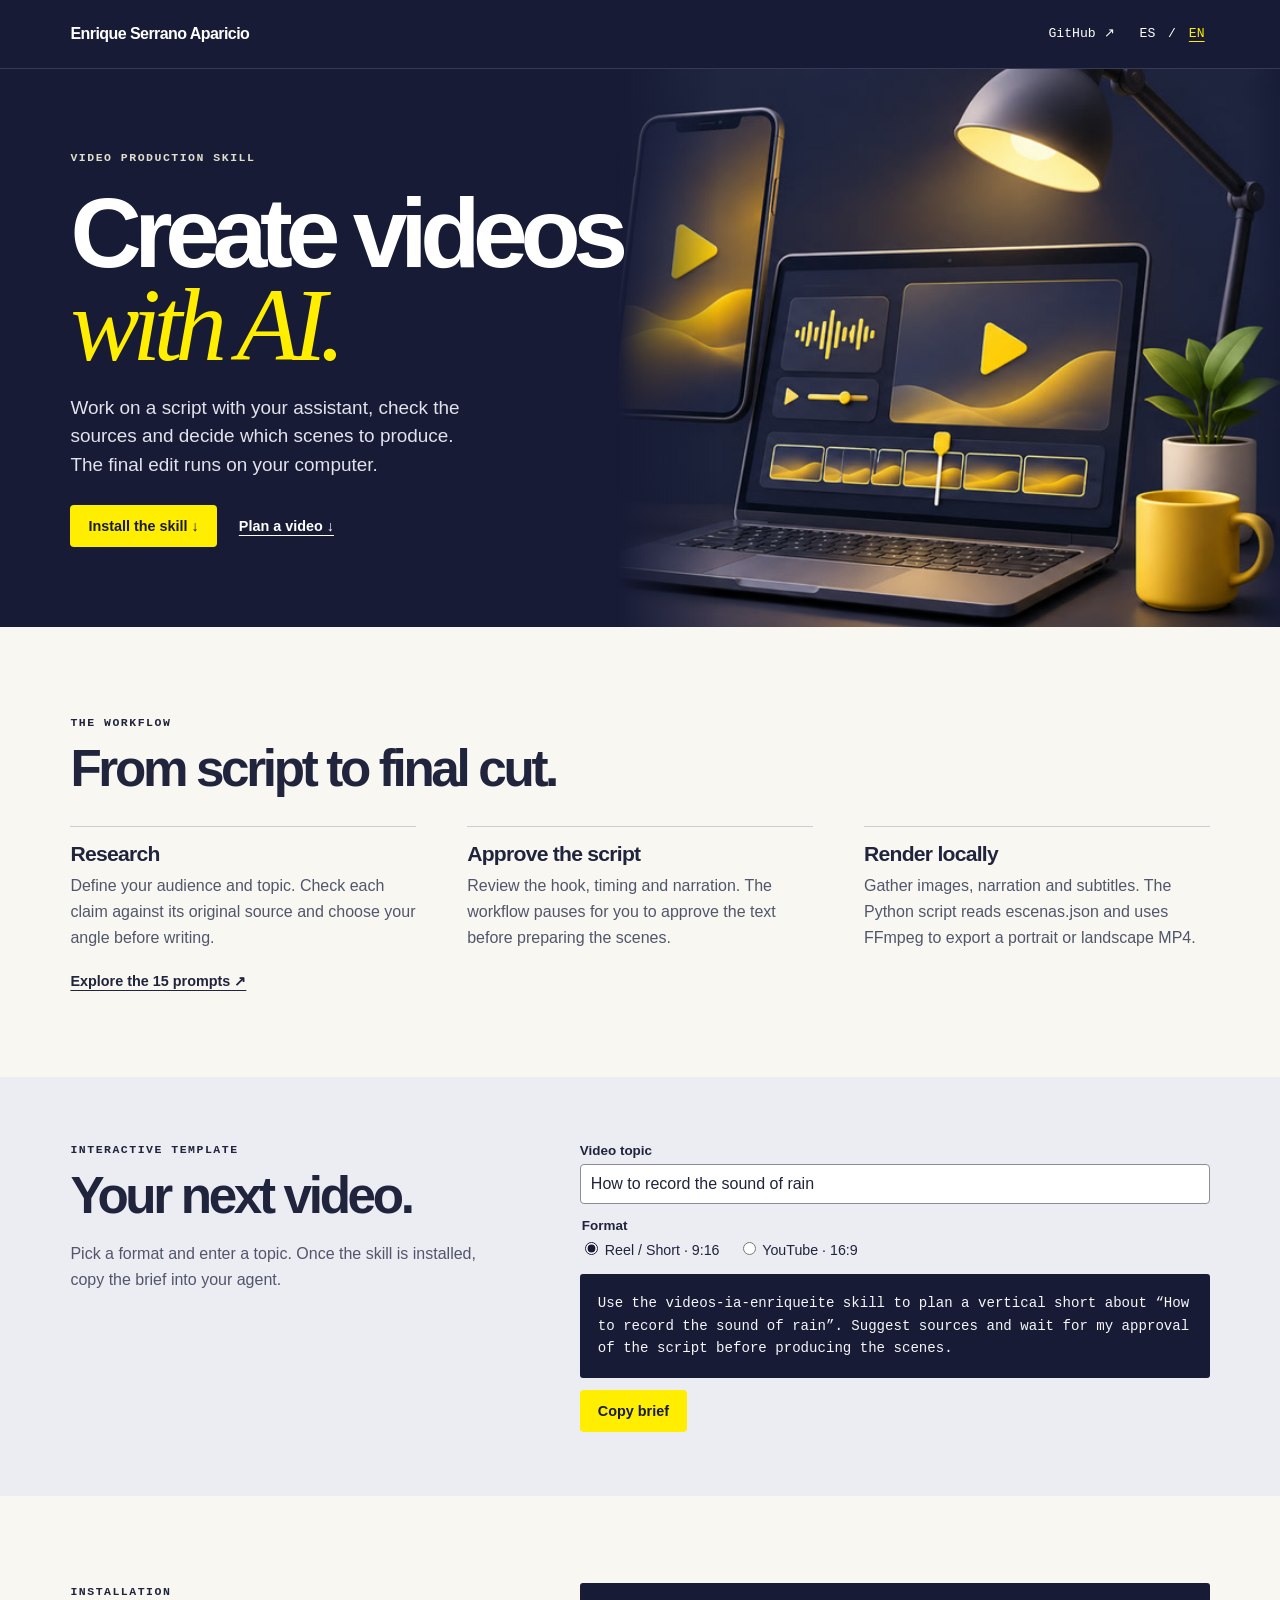
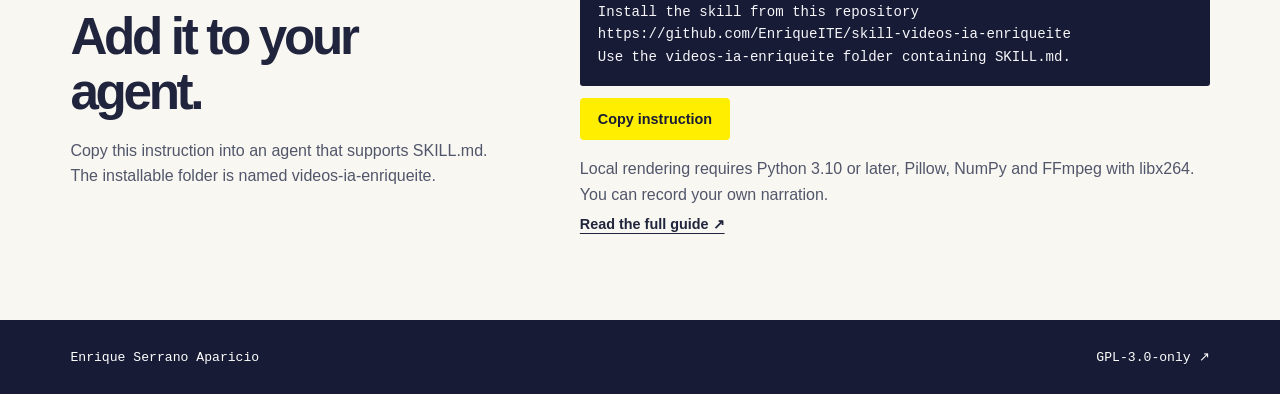
<file: index.html>
<!doctype html>
<html lang="es">
<head>
  <meta charset="utf-8"><meta name="viewport" content="width=device-width, initial-scale=1">
  <meta name="theme-color" content="#171b35"><meta name="description" content="Una skill para preparar guiones con fuentes, diseñar escenas y montar vídeos en tu equipo con Python y FFmpeg.">
  <title>Crea vídeos con IA · Enrique Serrano Aparicio</title>
  <link rel="stylesheet" href="style.css"><script src="page.js" defer></script>
</head>
<body>
  <a class="skip" href="#main">Saltar al contenido</a>
  <header><div class="wrap mast"><a class="author" href="https://enriqueite.github.io/">Enrique Serrano Aparicio</a><nav aria-label="Navegación"><a href="https://github.com/EnriqueITE/skill-videos-ia-enriqueite">GitHub ↗</a><span class="languages"><a data-language="es" lang="es" href="index.html" aria-current="page">ES</a> / <a data-language="en" lang="en" href="en/index.html">EN</a></span></nav></div></header>
  <main id="main">
    <section class="hero" aria-labelledby="title"><div class="wrap stage">
      <div class="intro"><p class="eyebrow">Skill de producción audiovisual</p><h1 id="title">Crea vídeos<br><em>con IA.</em></h1>
      <p class="lead">Trabaja el guion con tu asistente, comprueba las fuentes y decide qué escenas producir. El montaje final se hace en tu equipo.</p>
      <div class="actions"><a class="primary" href="#instalar">Instalar la skill ↓</a><a class="sub" href="#brief">Preparar un vídeo ↓</a></div></div>
      <div class="art" role="img" aria-label="Estudio de edición con micrófono, móvil y portátil con una línea de tiempo."></div>
    </div></section>
    <section class="wrap process"><p class="eyebrow">Cómo se trabaja</p><h2>Del guion al montaje.</h2>
      <div class="steps">
      <article><h3>Documentar</h3><p>Define tu público y el tema. Contrasta cada dato con su fuente original y elige el enfoque antes de escribir.</p></article>
      <article><h3>Aprobar el guion</h3><p>Revisa el gancho, los tiempos y la narración. El método se detiene aquí para que apruebes el texto antes de preparar las escenas.</p></article>
      <article><h3>Montar en local</h3><p>Reúne imágenes, locución y subtítulos. El script de Python lee escenas.json y usa FFmpeg para exportar el MP4 en vertical u horizontal.</p></article>
      </div><a class="text" href="https://github.com/EnriqueITE/skill-videos-ia-enriqueite/tree/main/videos-ia-enriqueite/prompts">Explorar los 15 prompts ↗</a>
    </section>
    <section class="brief" id="brief"><div class="wrap two"><div><p class="eyebrow">Plantilla interactiva</p><h2>Tu próximo vídeo.</h2><p>Elige un formato y escribe un tema. Copia el encargo en tu agente cuando tengas instalada la skill.</p></div>
      <div class="composer"><label for="topic">Tema del vídeo</label><input id="topic" maxlength="180" value="Cómo se graba el sonido de la lluvia">
      <fieldset><legend>Formato</legend><label><input type="radio" name="format" value="reel" checked> Reel / Short · 9:16</label><label><input type="radio" name="format" value="youtube"> YouTube · 16:9</label></fieldset>
      <p class="prompt" id="prompt">Usa la skill videos-ia-enriqueite para preparar un reel vertical sobre «Cómo se graba el sonido de la lluvia». Propón fuentes y espera mi aprobación del guion antes de producir las escenas.</p>
      <button class="copy" type="button" data-copy="prompt" hidden>Copiar encargo</button><span class="status" role="status"></span></div>
    </div></section>
    <section class="wrap install two" id="instalar"><div><p class="eyebrow">Instalación</p><h2>Añádela a tu agente.</h2><p>Copia esta instrucción en un agente compatible con SKILL.md. La carpeta instalable se llama videos-ia-enriqueite.</p></div>
      <div><pre id="instruction">Instala la skill de este repositorio
https://github.com/EnriqueITE/skill-videos-ia-enriqueite
Usa la carpeta videos-ia-enriqueite que contiene SKILL.md.</pre>
      <button type="button" class="copy" data-copy="instruction" hidden>Copiar instrucción</button><span class="status" role="status"></span>
      <p class="requirements">Para renderizar en local necesitas Python 3.10 o posterior, Pillow, NumPy y FFmpeg con libx264. Puedes grabar tu propia voz.</p>
      <a class="text" href="https://github.com/EnriqueITE/skill-videos-ia-enriqueite/tree/main/videos-ia-enriqueite">Consultar la guía completa ↗</a></div>
    </section>
  </main>
  <footer><div class="wrap mast"><a href="https://enriqueite.github.io/">Enrique Serrano Aparicio</a><a href="https://github.com/EnriqueITE/skill-videos-ia-enriqueite/blob/main/LICENSE">GPL-3.0-only ↗</a></div></footer>
</body></html>
</file>
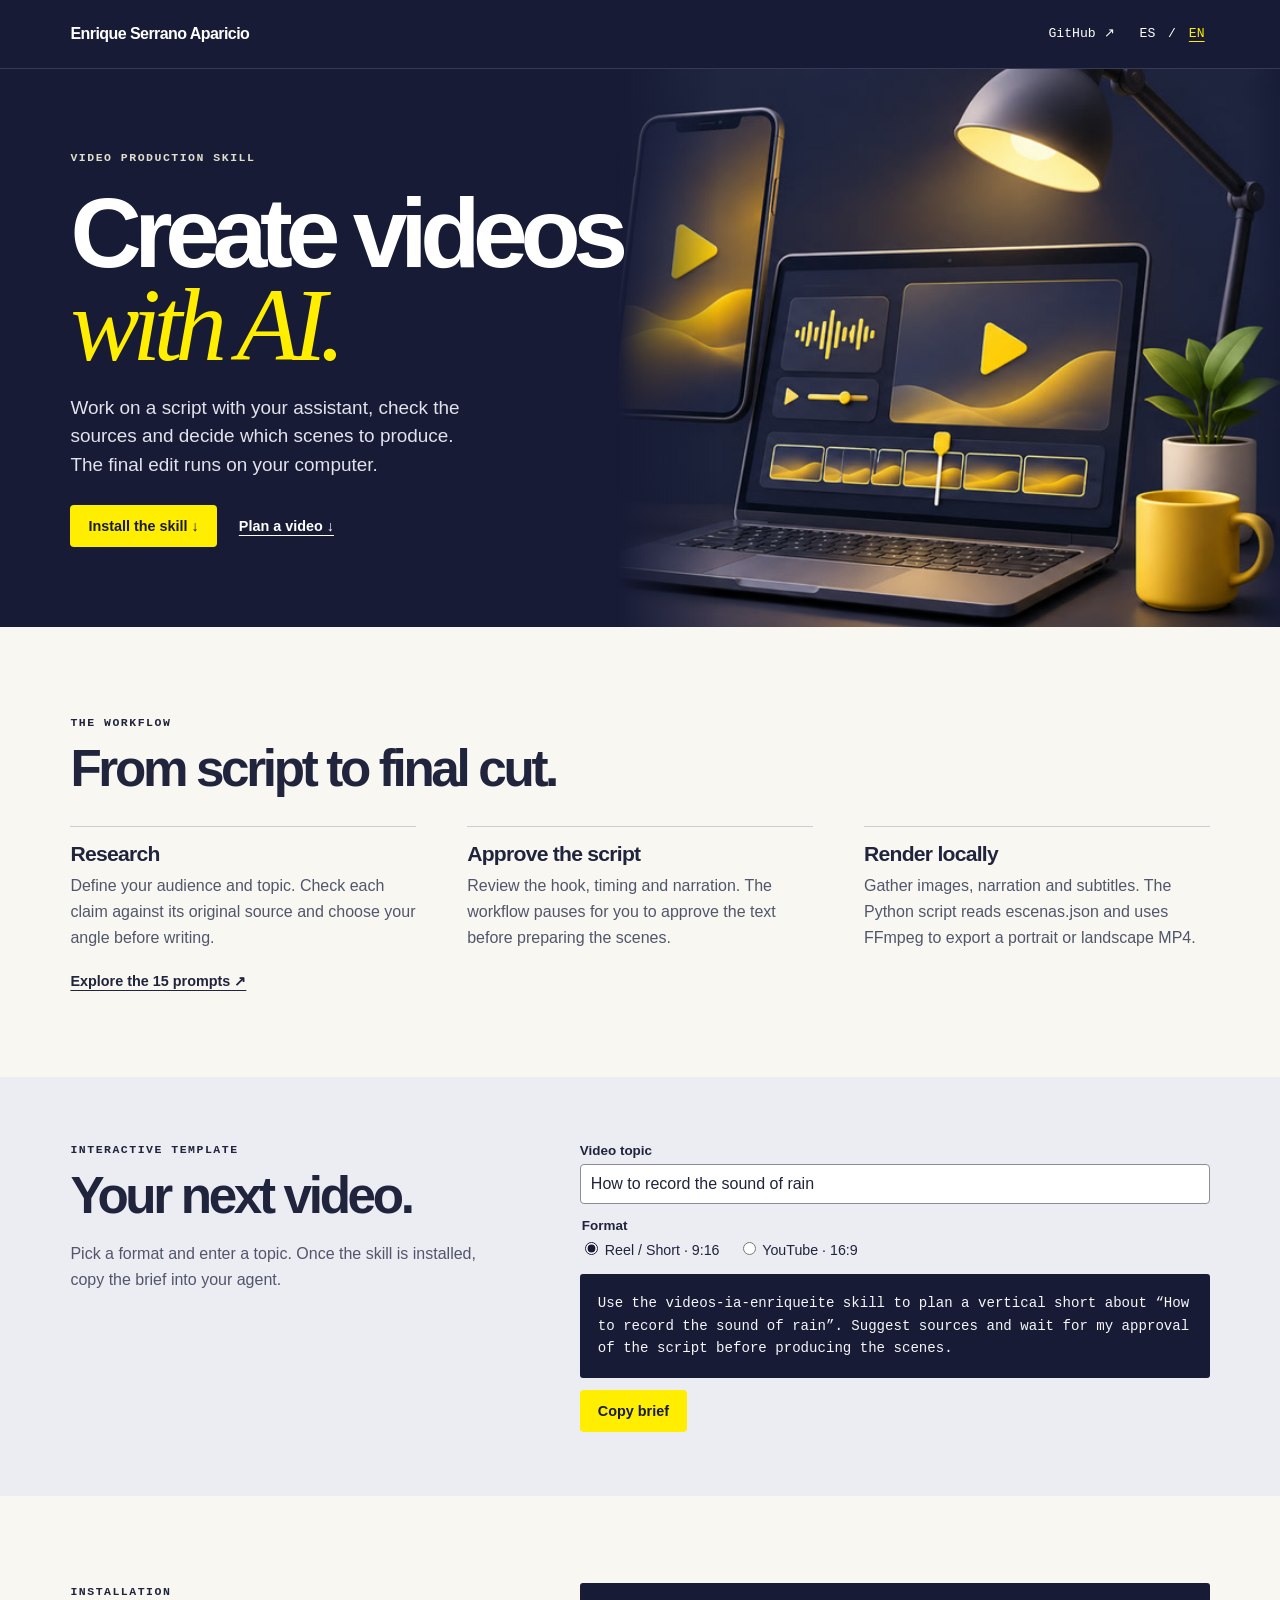
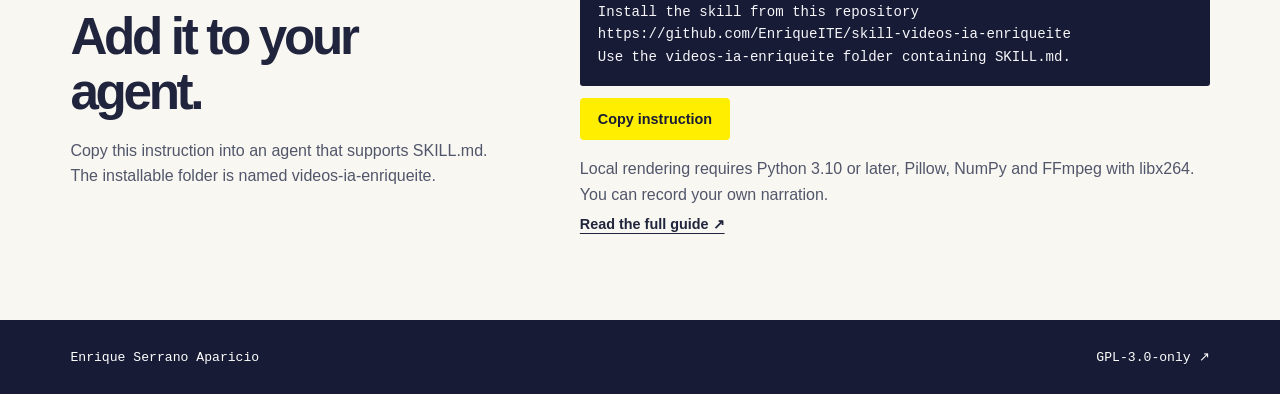
<file: en/index.html>
<!doctype html>
<html lang="en">
<head>
  <meta charset="utf-8"><meta name="viewport" content="width=device-width, initial-scale=1">
  <meta name="theme-color" content="#171b35"><meta name="description" content="An agent skill for sourcing scripts, planning scenes and rendering videos on your computer with Python and FFmpeg.">
  <title>Create videos with AI · Enrique Serrano Aparicio</title>
  <link rel="stylesheet" href="../style.css"><script src="../page.js" defer></script>
</head>
<body>
  <a class="skip" href="#main">Skip to content</a>
  <header><div class="wrap mast"><a class="author" href="https://enriqueite.github.io/">Enrique Serrano Aparicio</a><nav aria-label="Navigation"><a href="https://github.com/EnriqueITE/skill-videos-ia-enriqueite">GitHub ↗</a><span class="languages"><a data-language="es" lang="es" href="../index.html">ES</a> / <a data-language="en" lang="en" href="../en/index.html" aria-current="page">EN</a></span></nav></div></header>
  <main id="main">
    <section class="hero" aria-labelledby="title"><div class="wrap stage">
      <div class="intro"><p class="eyebrow">Video production skill</p><h1 id="title">Create videos<br><em>with AI.</em></h1>
      <p class="lead">Work on a script with your assistant, check the sources and decide which scenes to produce. The final edit runs on your computer.</p>
      <div class="actions"><a class="primary" href="#instalar">Install the skill ↓</a><a class="sub" href="#brief">Plan a video ↓</a></div></div>
      <div class="art" role="img" aria-label="Editing desk with a microphone, phone and laptop showing a timeline."></div>
    </div></section>
    <section class="wrap process"><p class="eyebrow">The workflow</p><h2>From script to final cut.</h2>
      <div class="steps">
      <article><h3>Research</h3><p>Define your audience and topic. Check each claim against its original source and choose your angle before writing.</p></article>
      <article><h3>Approve the script</h3><p>Review the hook, timing and narration. The workflow pauses for you to approve the text before preparing the scenes.</p></article>
      <article><h3>Render locally</h3><p>Gather images, narration and subtitles. The Python script reads escenas.json and uses FFmpeg to export a portrait or landscape MP4.</p></article>
      </div><a class="text" href="https://github.com/EnriqueITE/skill-videos-ia-enriqueite/tree/main/videos-ia-enriqueite/prompts">Explore the 15 prompts ↗</a>
    </section>
    <section class="brief" id="brief"><div class="wrap two"><div><p class="eyebrow">Interactive template</p><h2>Your next video.</h2><p>Pick a format and enter a topic. Once the skill is installed, copy the brief into your agent.</p></div>
      <div class="composer"><label for="topic">Video topic</label><input id="topic" maxlength="180" value="How to record the sound of rain">
      <fieldset><legend>Format</legend><label><input type="radio" name="format" value="reel" checked> Reel / Short · 9:16</label><label><input type="radio" name="format" value="youtube"> YouTube · 16:9</label></fieldset>
      <p class="prompt" id="prompt">Use the videos-ia-enriqueite skill to plan a vertical short about “How to record the sound of rain”. Suggest sources and wait for my approval of the script before producing the scenes.</p>
      <button class="copy" type="button" data-copy="prompt" hidden>Copy brief</button><span class="status" role="status"></span></div>
    </div></section>
    <section class="wrap install two" id="instalar"><div><p class="eyebrow">Installation</p><h2>Add it to your agent.</h2><p>Copy this instruction into an agent that supports SKILL.md. The installable folder is named videos-ia-enriqueite.</p></div>
      <div><pre id="instruction">Install the skill from this repository
https://github.com/EnriqueITE/skill-videos-ia-enriqueite
Use the videos-ia-enriqueite folder containing SKILL.md.</pre>
      <button type="button" class="copy" data-copy="instruction" hidden>Copy instruction</button><span class="status" role="status"></span>
      <p class="requirements">Local rendering requires Python 3.10 or later, Pillow, NumPy and FFmpeg with libx264. You can record your own narration.</p>
      <a class="text" href="https://github.com/EnriqueITE/skill-videos-ia-enriqueite/tree/main/videos-ia-enriqueite">Read the full guide ↗</a></div>
    </section>
  </main>
  <footer><div class="wrap mast"><a href="https://enriqueite.github.io/">Enrique Serrano Aparicio</a><a href="https://github.com/EnriqueITE/skill-videos-ia-enriqueite/blob/main/LICENSE">GPL-3.0-only ↗</a></div></footer>
</body></html>
</file>
<file: style.css>
:root{--navy:#171b35;--yellow:#ffee00;--paper:#f8f7f2;--ink:#20243c;--muted:#51566a;--line:#cbccd4;--mono:"IBM Plex Mono",Consolas,monospace;font-family:Inter,"Segoe UI",Arial,sans-serif;color:var(--ink);background:var(--paper)}
*{box-sizing:border-box}body,h1,h2,h3,p,pre{margin:0}html{scroll-behavior:smooth}a{color:inherit;text-decoration:none}button,input{font:inherit}button{cursor:pointer}[hidden]{display:none!important}:focus-visible{outline:3px solid #6488ef;outline-offset:4px}
.wrap{width:min(1180px,89%);margin-inline:auto}.mast,nav,.actions{display:flex;align-items:center;justify-content:space-between;gap:20px}.mast{min-height:68px}.author{font-weight:680;letter-spacing:-.035em}nav,.languages,.eyebrow,footer{font:500 .82rem/1.5 var(--mono)}.languages{white-space:nowrap}.languages a{padding:5px}.languages [aria-current]{color:var(--yellow);text-decoration:underline;text-underline-offset:4px}.skip{position:absolute;top:-60px;background:var(--paper);padding:10px;z-index:5}.skip:focus{top:4px}
header,.hero,footer{background:var(--navy);color:white}header{border-bottom:1px solid #363a54}.hero{overflow:hidden}.stage{position:relative;display:grid;grid-template-columns:1fr 1fr;min-height:clamp(470px,62vh,650px);align-items:center}.art{position:absolute;right:-7%;width:59%;height:100%;background:url("assets/studio.jpg") right center / 214% auto no-repeat;mask-image:linear-gradient(90deg,transparent,#000 15%,#000 94%,transparent)}.intro{z-index:1;padding:60px 0}.eyebrow{text-transform:uppercase;font-weight:640;letter-spacing:.13em;font-size:.72rem}.intro .eyebrow{color:#e0decd}
h1{font-weight:720;font-size:clamp(4rem,7.7vw,7.5rem);line-height:.92;letter-spacing:-.075em;margin:22px 0}h1 em{font:italic 1.05em/.9 Georgia,serif;color:var(--yellow);letter-spacing:-.07em}.lead{max-width:37ch;font-size:clamp(1rem,1.48vw,1.21rem);line-height:1.5;color:#e2e2ed}
.actions{justify-content:start;flex-wrap:wrap;gap:22px;margin-top:26px}.primary,.copy{background:var(--yellow);color:var(--navy);padding:12px 17px;border:1px solid transparent;border-radius:4px;font-weight:680}.primary,.sub,.text,.copy{font-size:.9rem}.sub,.text{font-weight:610;text-decoration:underline;text-underline-offset:.25em}.primary:hover,.copy:hover{background:#fff478}.text:hover,.sub:hover,nav a:hover,footer a:hover{text-decoration:underline;text-underline-offset:.3em}
.process,.install{padding-block:clamp(48px,6.8vw,104px)}h2{font-size:clamp(2.25rem,4vw,4.05rem);letter-spacing:-.065em;line-height:1.07;margin:.2em 0 .35em}.steps{display:grid;grid-template-columns:repeat(3,1fr);gap:clamp(16px,4vw,60px);margin:30px 0 22px}.steps article{border-top:1px solid var(--line);padding-top:15px}h3{font-size:1.32rem;letter-spacing:-.035em;margin-bottom:7px}.steps p,.two p:not(.eyebrow):not(.prompt){color:var(--muted);font-size:1rem;line-height:1.6}.brief{background:#ececf3;padding-block:clamp(40px,5vw,78px)}.two{display:grid;grid-template-columns:.8fr 1.2fr;gap:clamp(24px,7vw,115px)}.two>div{min-width:0}.composer label[for],legend{font-size:.84rem;font-weight:650}#topic{display:block;width:100%;margin:5px 0 14px;padding:10px;border:1px solid #8b8d9c;border-radius:4px;color:var(--ink);background:white}fieldset{padding:0;margin:0;border:0;display:flex;gap:10px 18px;flex-wrap:wrap}legend{margin-bottom:6px}fieldset label{font-size:.89rem;cursor:pointer}input[type=radio]{accent-color:var(--navy)}
.prompt,pre{background:var(--navy);color:#f6f6fa;font:.88rem/1.6 var(--mono);padding:18px;border-radius:3px;margin:16px 0 12px;overflow-wrap:anywhere;white-space:pre-wrap}.composer .prompt{min-height:5.5em}.install pre{margin-top:0}.status{font-size:.85rem;margin-left:8px}.requirements{margin:16px 0 8px}footer .mast{min-height:74px}
@media(prefers-reduced-motion:no-preference){.intro{animation:appear .5s ease-out}.art{animation:fade .7s ease-out}.primary,.copy{transition:background .2s}@keyframes appear{from{opacity:0;transform:translateY(6px)}to{opacity:1;transform:none}}@keyframes fade{from{opacity:0}to{opacity:1}}}
@media(max-width:720px){.stage{grid-template-columns:1fr 1fr;min-height:420px}.intro{padding:36px 0}.steps{gap:16px}.two{grid-template-columns:1fr;gap:22px}}
@media(max-width:580px){.mast{gap:8px;min-height:56px}nav{gap:9px}.author{font-size:.88rem}.stage{display:flex;flex-direction:column;align-items:stretch;min-height:0}.intro{padding:35px 0 0}.art{position:relative;right:0;align-self:flex-end;width:min(89%,350px);height:210px;margin-top:3px;mask-image:linear-gradient(90deg,transparent,#000 12%,#000 94%,transparent)}.actions{margin-top:17px;gap:16px}.steps{grid-template-columns:1fr}.eyebrow{font-size:.67rem}}
@media(prefers-reduced-motion:reduce){html{scroll-behavior:auto}}
</file>
